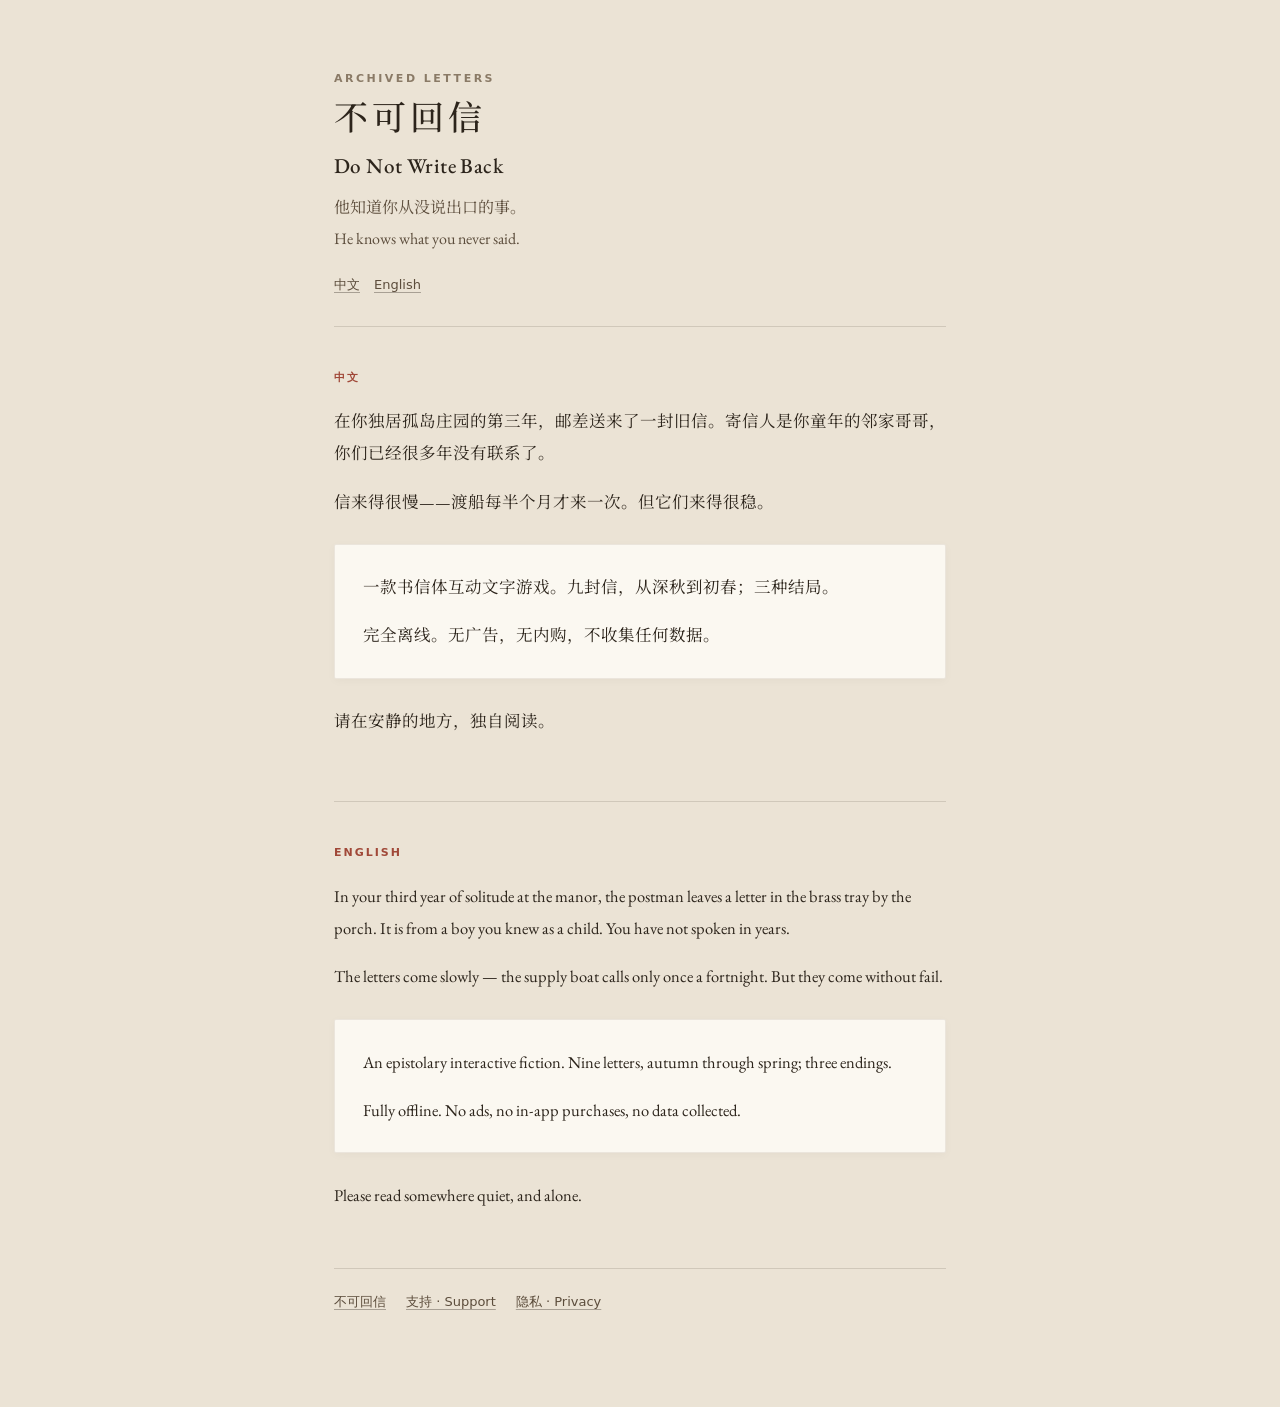
<file: index.html>
<!doctype html><html lang="zh-Hans"><head><meta charset="utf-8">
<meta name="viewport" content="width=device-width,initial-scale=1">
<title>不可回信 · Do Not Write Back</title>
<meta name="description" content="一款书信体互动文字游戏。孤岛、旧信，和一位久别的故人。An epistolary interactive fiction for iPhone.">
<link rel="preconnect" href="https://fonts.gstatic.com" crossorigin>
<link rel="stylesheet" href="https://fonts.googleapis.com/css2?family=EB+Garamond:wght@400;500&family=Noto+Serif+SC:wght@400;600&display=swap">
<link rel="stylesheet" href="_style.css"></head><body><div class="wrap">

<header>
  <div class="mark">Archived Letters</div>
  <h1>不可回信<br><span style="font-size:.62em;letter-spacing:.02em;">Do Not Write Back</span></h1>
  <p class="sub">他知道你从没说出口的事。<br>He knows what you never said.</p>
  <p class="lang"><a href="#zh">中文</a><a href="#en">English</a></p>
</header>

<section id="zh" lang="zh-Hans">
  <p class="tag">中文</p>
  <p>在你独居孤岛庄园的第三年，邮差送来了一封旧信。寄信人是你童年的邻家哥哥，你们已经很多年没有联系了。</p>
  <p>信来得很慢——渡船每半个月才来一次。但它们来得很稳。</p>
  <div class="card">
    <p>一款书信体互动文字游戏。九封信，从深秋到初春；三种结局。</p>
    <p>完全离线。无广告，无内购，不收集任何数据。</p>
  </div>
  <p>请在安静的地方，独自阅读。</p>
</section>

<section id="en" lang="en">
  <p class="tag">English</p>
  <p>In your third year of solitude at the manor, the postman leaves a letter in the brass tray by the porch. It is from a boy you knew as a child. You have not spoken in years.</p>
  <p>The letters come slowly — the supply boat calls only once a fortnight. But they come without fail.</p>
  <div class="card">
    <p>An epistolary interactive fiction. Nine letters, autumn through spring; three endings.</p>
    <p>Fully offline. No ads, no in-app purchases, no data collected.</p>
  </div>
  <p>Please read somewhere quiet, and alone.</p>
</section>

<nav><a href="index.html">不可回信</a><a href="support.html">支持 · Support</a><a href="privacy.html">隐私 · Privacy</a></nav>
</div></body></html>
</file>
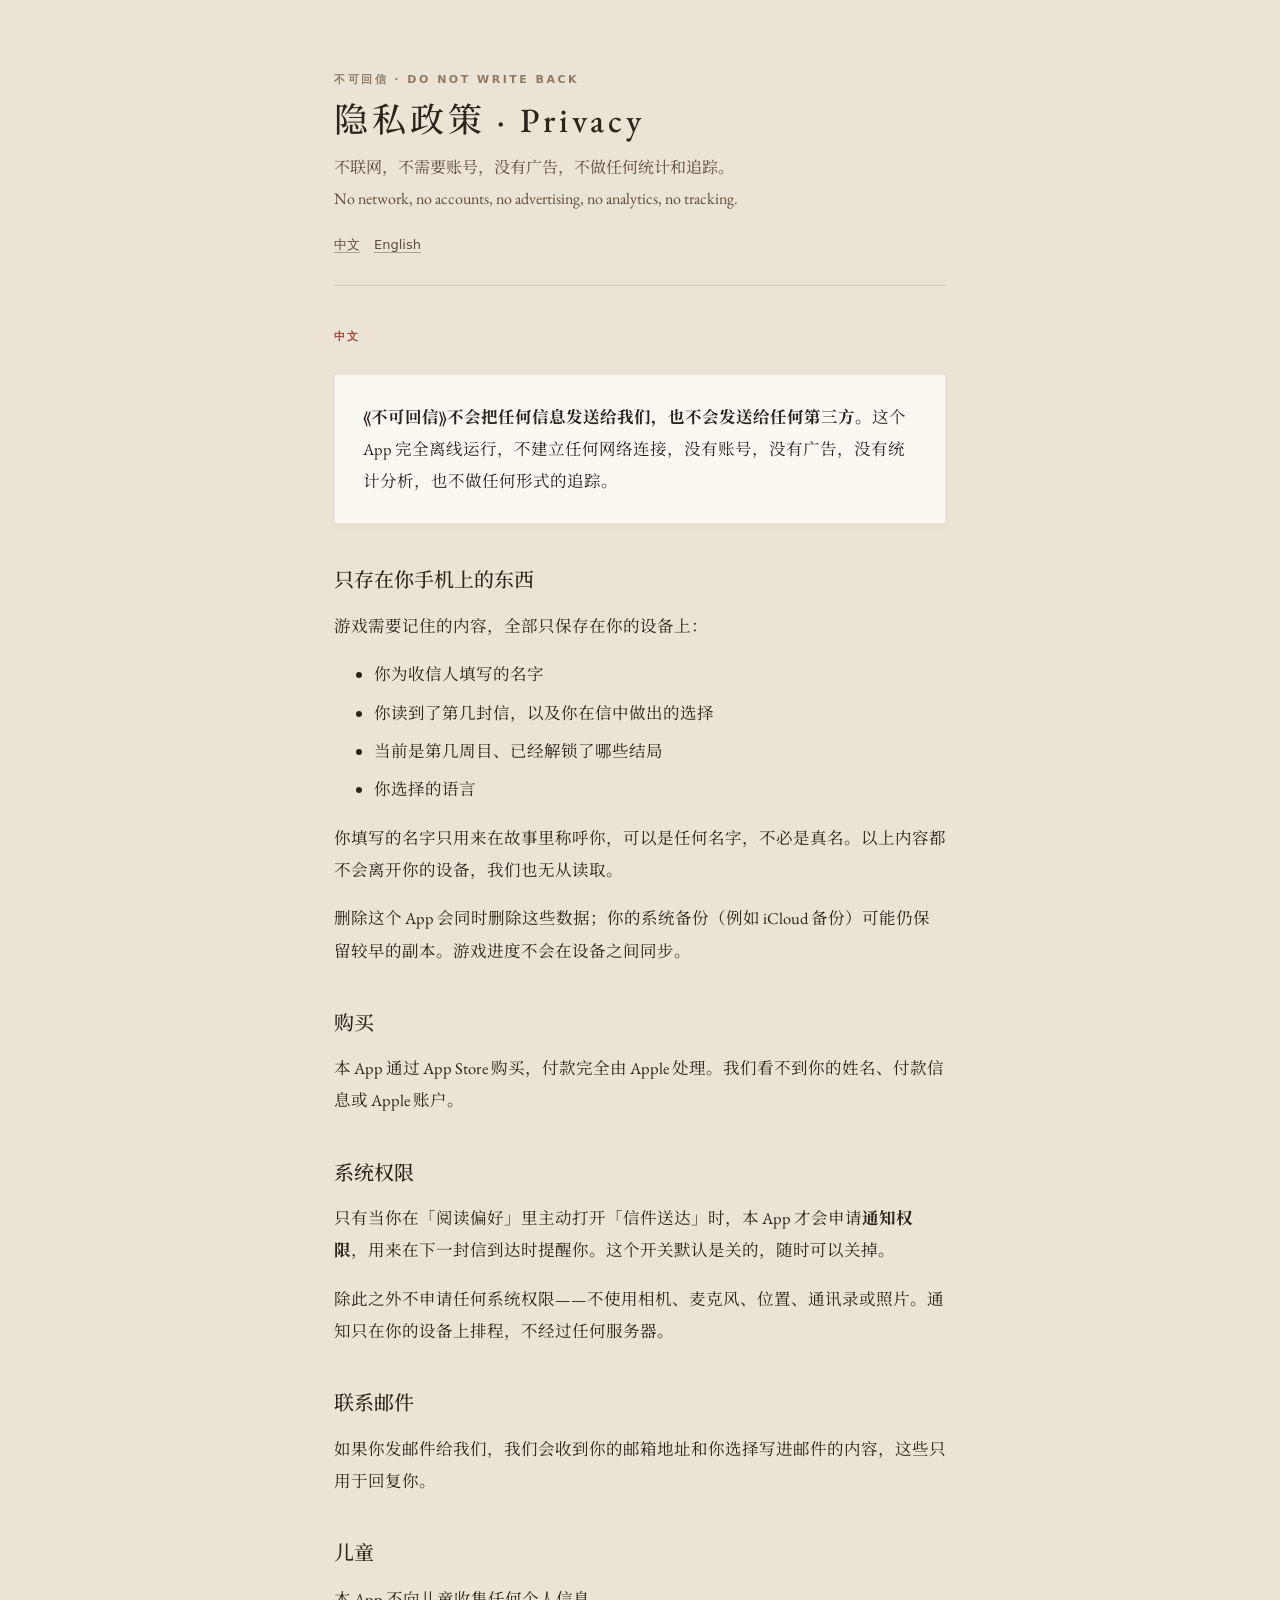
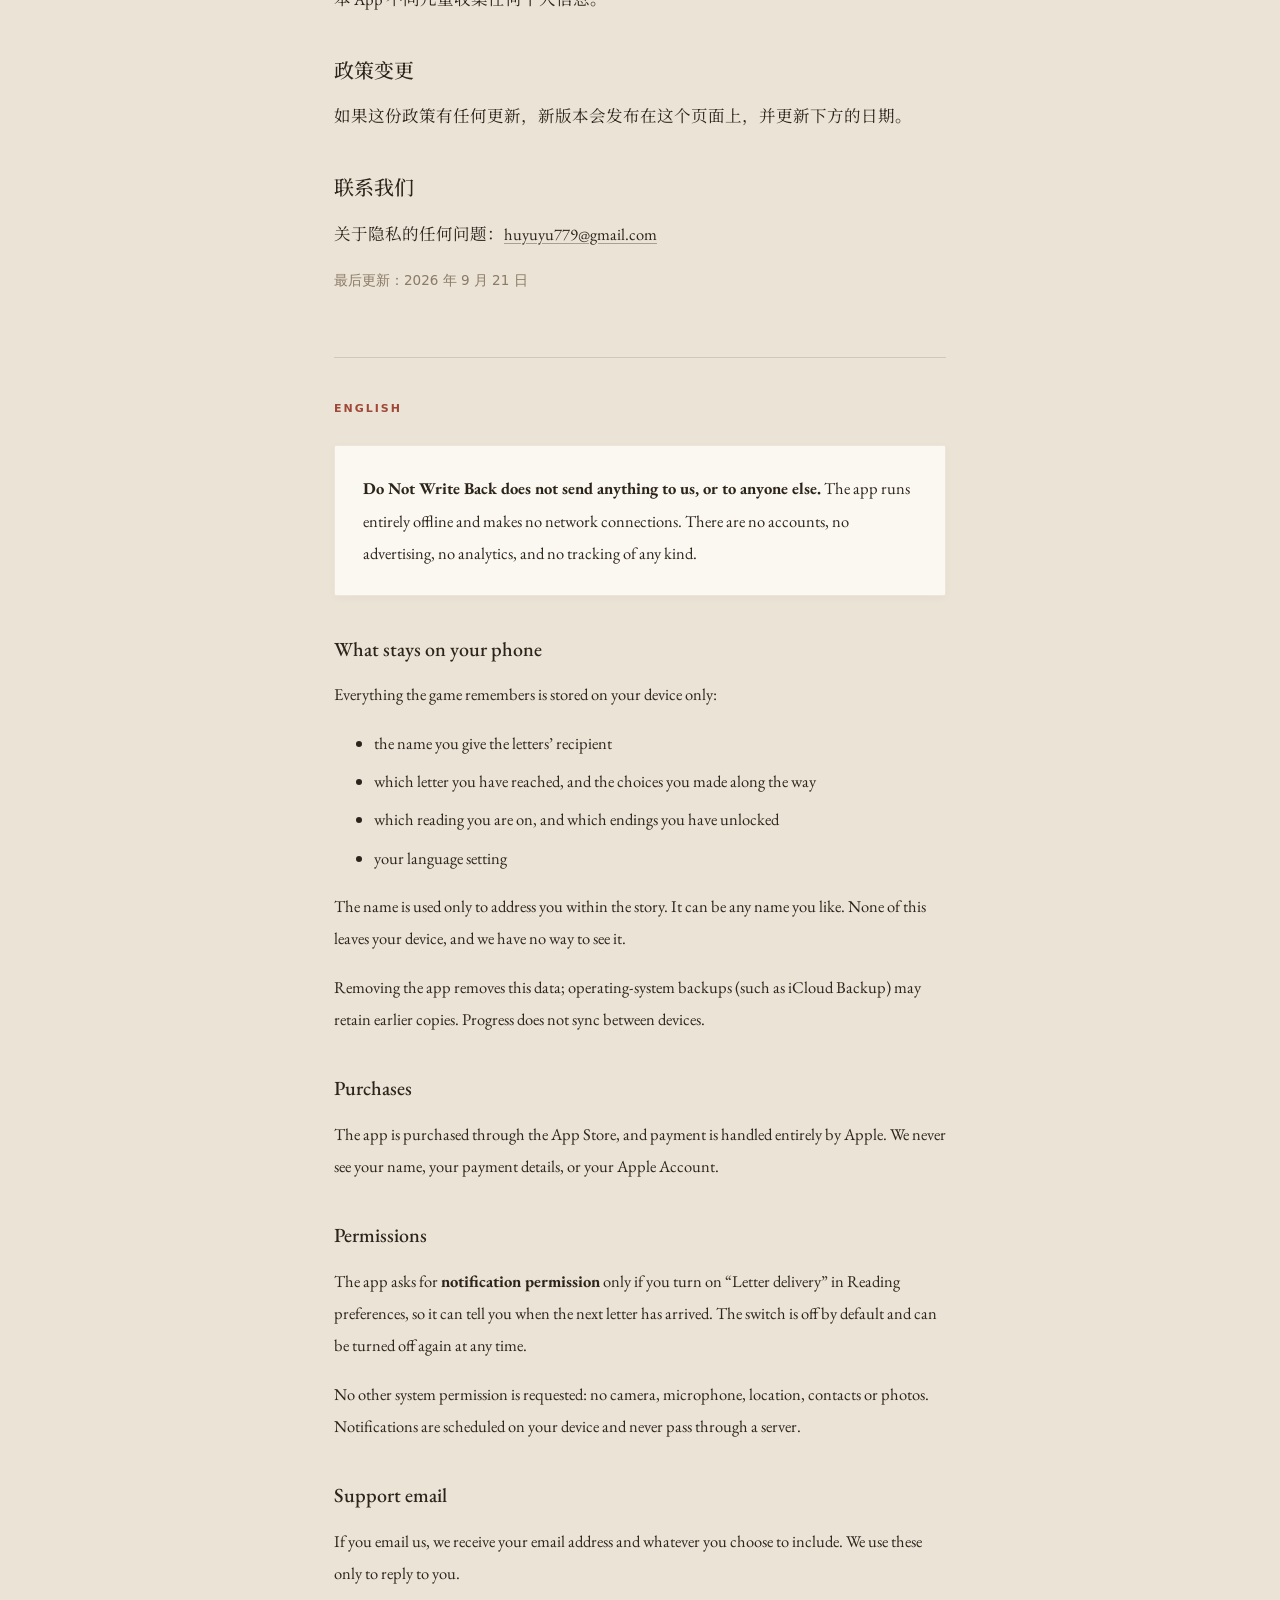
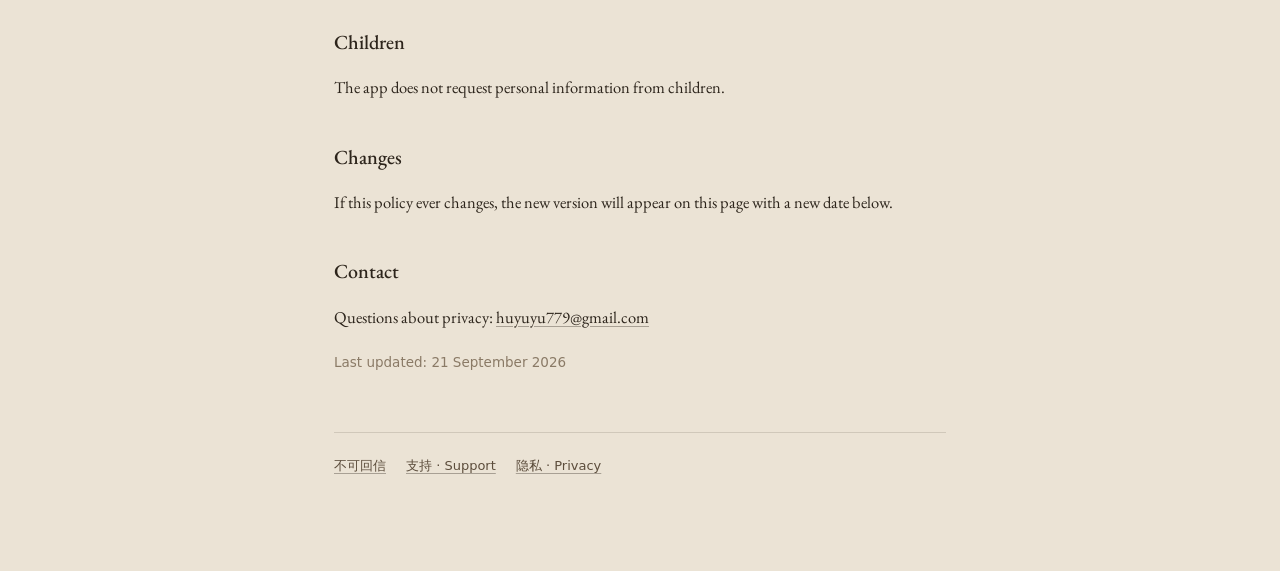
<file: privacy.html>
<!doctype html><html lang="zh-Hans"><head><meta charset="utf-8">
<meta name="viewport" content="width=device-width,initial-scale=1">
<title>隐私政策 · Privacy — 不可回信 Do Not Write Back</title>
<link rel="preconnect" href="https://fonts.gstatic.com" crossorigin>
<link rel="stylesheet" href="https://fonts.googleapis.com/css2?family=EB+Garamond:wght@400;500&family=Noto+Serif+SC:wght@400;600&display=swap">
<link rel="stylesheet" href="_style.css"></head><body><div class="wrap">

<header>
  <div class="mark">不可回信 · Do Not Write Back</div>
  <h1>隐私政策 · Privacy</h1>
  <p class="sub">不联网，不需要账号，没有广告，不做任何统计和追踪。<br>No network, no accounts, no advertising, no analytics, no tracking.</p>
  <p class="lang"><a href="#zh">中文</a><a href="#en">English</a></p>
</header>

<section id="zh" lang="zh-Hans">
  <p class="tag">中文</p>
  <div class="card"><p><strong>《不可回信》不会把任何信息发送给我们，也不会发送给任何第三方。</strong>这个 App 完全离线运行，不建立任何网络连接，没有账号，没有广告，没有统计分析，也不做任何形式的追踪。</p></div>

  <h2>只存在你手机上的东西</h2>
  <p>游戏需要记住的内容，全部只保存在你的设备上：</p>
  <ul>
    <li>你为收信人填写的名字</li>
    <li>你读到了第几封信，以及你在信中做出的选择</li>
    <li>当前是第几周目、已经解锁了哪些结局</li>
    <li>你选择的语言</li>
  </ul>
  <p>你填写的名字只用来在故事里称呼你，可以是任何名字，不必是真名。以上内容都不会离开你的设备，我们也无从读取。</p>
  <p>删除这个 App 会同时删除这些数据；你的系统备份（例如 iCloud 备份）可能仍保留较早的副本。游戏进度不会在设备之间同步。</p>

  <h2>购买</h2>
  <p>本 App 通过 App Store 购买，付款完全由 Apple 处理。我们看不到你的姓名、付款信息或 Apple 账户。</p>

  <h2>系统权限</h2>
  <p>只有当你在「阅读偏好」里主动打开「信件送达」时，本 App 才会申请<strong>通知权限</strong>，用来在下一封信到达时提醒你。这个开关默认是关的，随时可以关掉。</p><p>除此之外不申请任何系统权限——不使用相机、麦克风、位置、通讯录或照片。通知只在你的设备上排程，不经过任何服务器。</p>

  <h2>联系邮件</h2>
  <p>如果你发邮件给我们，我们会收到你的邮箱地址和你选择写进邮件的内容，这些只用于回复你。</p>

  <h2>儿童</h2>
  <p>本 App 不向儿童收集任何个人信息。</p>

  <h2>政策变更</h2>
  <p>如果这份政策有任何更新，新版本会发布在这个页面上，并更新下方的日期。</p>

  <h2>联系我们</h2>
  <p>关于隐私的任何问题：<a href="mailto:huyuyu779@gmail.com">huyuyu779@gmail.com</a></p>
  <p class="small">最后更新：2026 年 9 月 21 日</p>
</section>

<section id="en" lang="en">
  <p class="tag">English</p>
  <div class="card"><p><strong>Do Not Write Back does not send anything to us, or to anyone else.</strong> The app runs entirely offline and makes no network connections. There are no accounts, no advertising, no analytics, and no tracking of any kind.</p></div>

  <h2>What stays on your phone</h2>
  <p>Everything the game remembers is stored on your device only:</p>
  <ul>
    <li>the name you give the letters’ recipient</li>
    <li>which letter you have reached, and the choices you made along the way</li>
    <li>which reading you are on, and which endings you have unlocked</li>
    <li>your language setting</li>
  </ul>
  <p>The name is used only to address you within the story. It can be any name you like. None of this leaves your device, and we have no way to see it.</p>
  <p>Removing the app removes this data; operating-system backups (such as iCloud Backup) may retain earlier copies. Progress does not sync between devices.</p>

  <h2>Purchases</h2>
  <p>The app is purchased through the App Store, and payment is handled entirely by Apple. We never see your name, your payment details, or your Apple Account.</p>

  <h2>Permissions</h2>
  <p>The app asks for <strong>notification permission</strong> only if you turn on &ldquo;Letter delivery&rdquo; in Reading preferences, so it can tell you when the next letter has arrived. The switch is off by default and can be turned off again at any time.</p><p>No other system permission is requested: no camera, microphone, location, contacts or photos. Notifications are scheduled on your device and never pass through a server.</p>

  <h2>Support email</h2>
  <p>If you email us, we receive your email address and whatever you choose to include. We use these only to reply to you.</p>

  <h2>Children</h2>
  <p>The app does not request personal information from children.</p>

  <h2>Changes</h2>
  <p>If this policy ever changes, the new version will appear on this page with a new date below.</p>

  <h2>Contact</h2>
  <p>Questions about privacy: <a href="mailto:huyuyu779@gmail.com">huyuyu779@gmail.com</a></p>
  <p class="small">Last updated: 21 September 2026</p>
</section>

<nav><a href="index.html">不可回信</a><a href="support.html">支持 · Support</a><a href="privacy.html">隐私 · Privacy</a></nav>
</div></body></html>
</file>
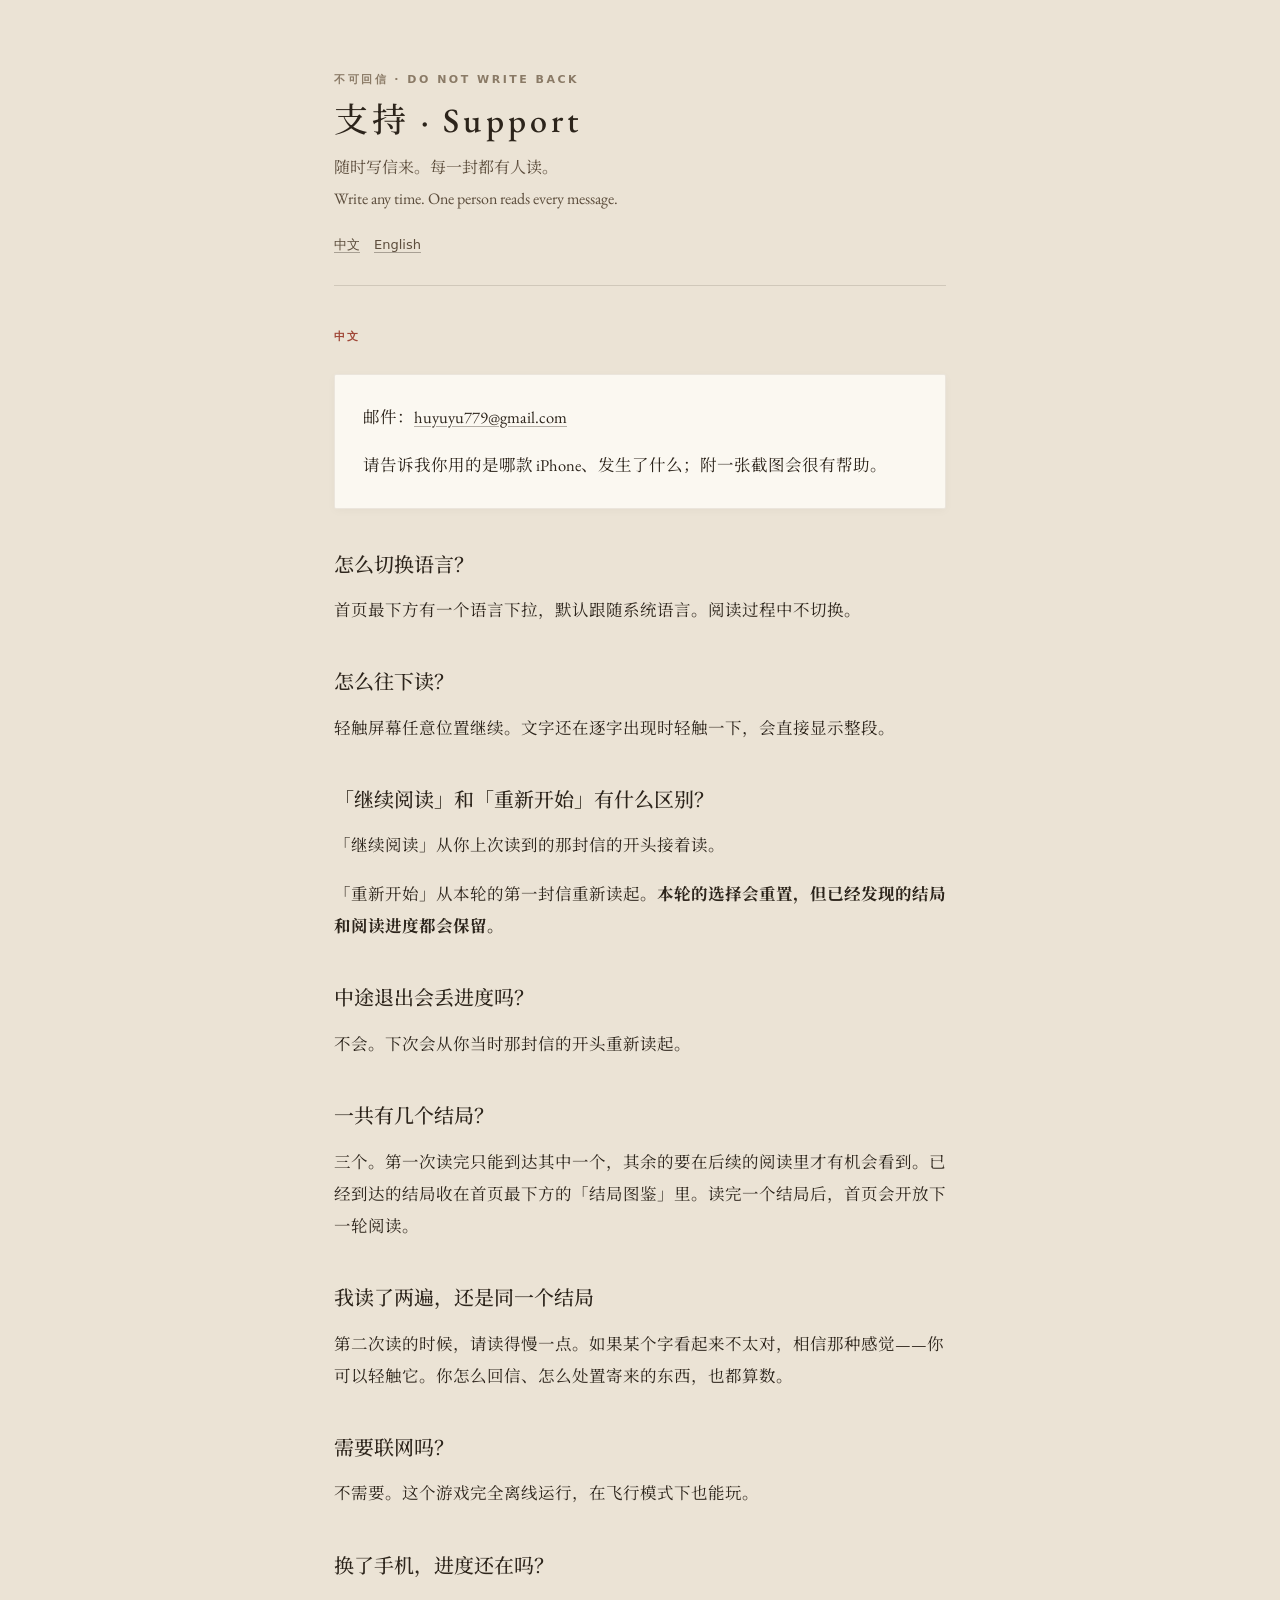
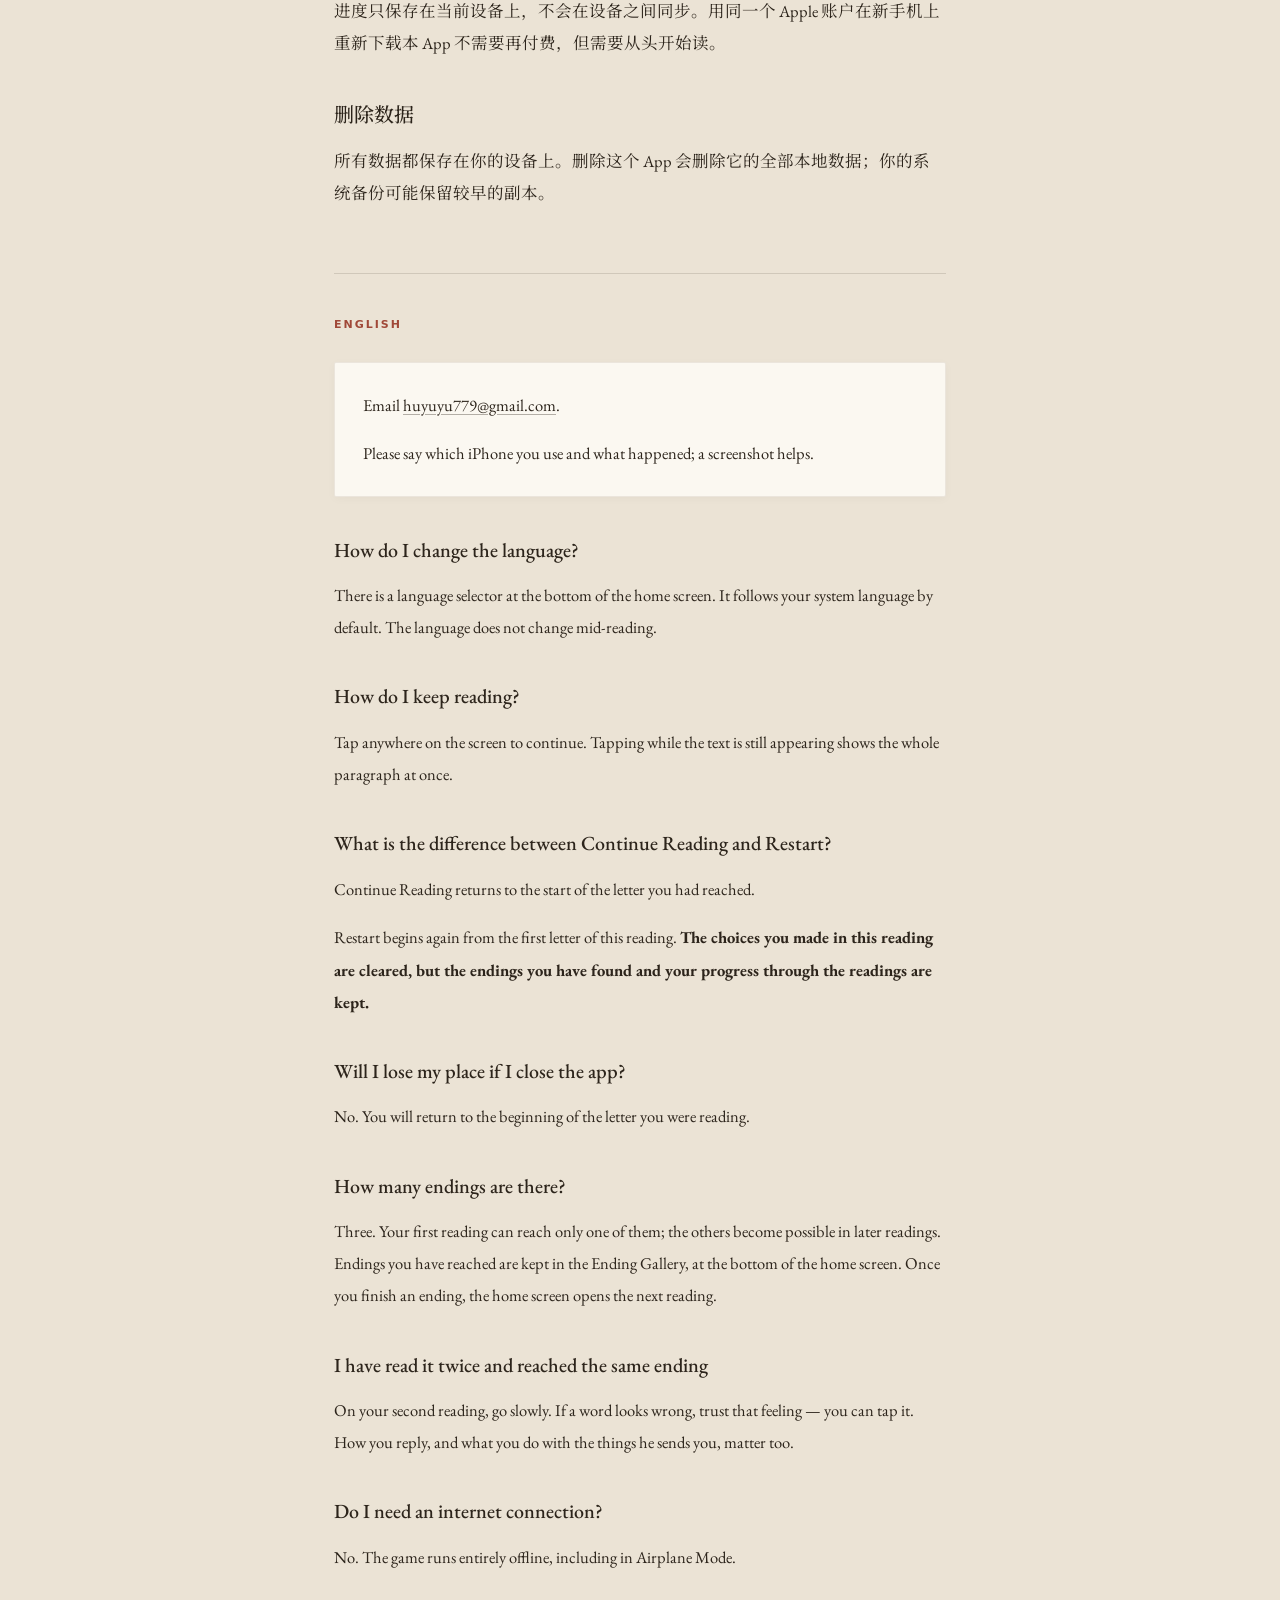
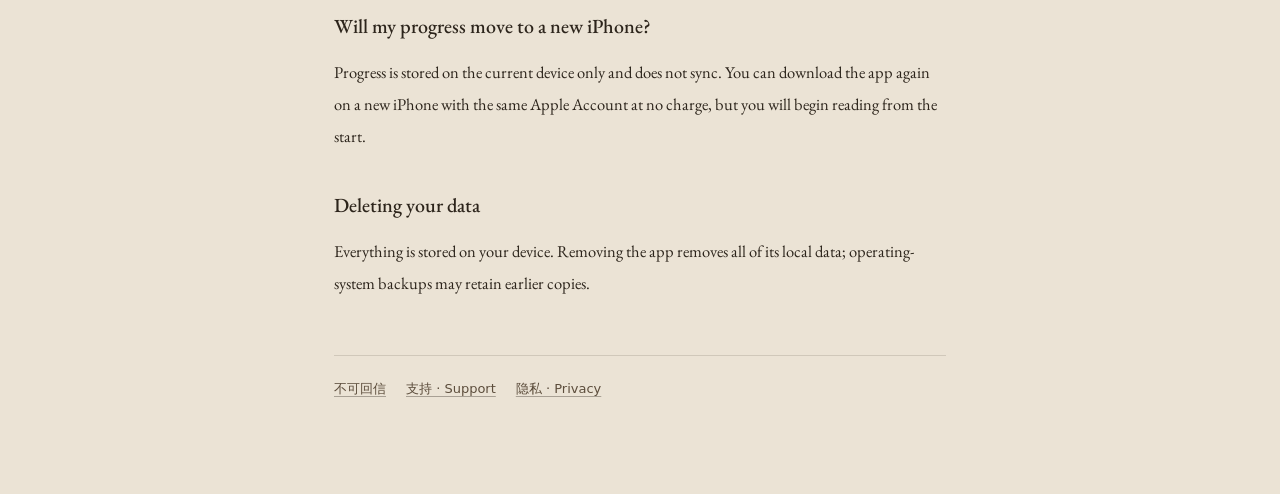
<file: support.html>
<!doctype html><html lang="zh-Hans"><head><meta charset="utf-8">
<meta name="viewport" content="width=device-width,initial-scale=1">
<title>支持 · Support — 不可回信 Do Not Write Back</title>
<link rel="preconnect" href="https://fonts.gstatic.com" crossorigin>
<link rel="stylesheet" href="https://fonts.googleapis.com/css2?family=EB+Garamond:wght@400;500&family=Noto+Serif+SC:wght@400;600&display=swap">
<link rel="stylesheet" href="_style.css"></head><body><div class="wrap">

<header>
  <div class="mark">不可回信 · Do Not Write Back</div>
  <h1>支持 · Support</h1>
  <p class="sub">随时写信来。每一封都有人读。<br>Write any time. One person reads every message.</p>
  <p class="lang"><a href="#zh">中文</a><a href="#en">English</a></p>
</header>

<section id="zh" lang="zh-Hans">
  <p class="tag">中文</p>
  <div class="card"><p>邮件：<a href="mailto:huyuyu779@gmail.com">huyuyu779@gmail.com</a></p><p>请告诉我你用的是哪款 iPhone、发生了什么；附一张截图会很有帮助。</p></div>

  <h2>怎么切换语言？</h2>
  <p>首页最下方有一个语言下拉，默认跟随系统语言。阅读过程中不切换。</p>

  <h2>怎么往下读？</h2>
  <p>轻触屏幕任意位置继续。文字还在逐字出现时轻触一下，会直接显示整段。</p>

  <h2>「继续阅读」和「重新开始」有什么区别？</h2>
  <p>「继续阅读」从你上次读到的那封信的开头接着读。</p>
  <p>「重新开始」从本轮的第一封信重新读起。<strong>本轮的选择会重置，但已经发现的结局和阅读进度都会保留。</strong></p>

  <h2>中途退出会丢进度吗？</h2>
  <p>不会。下次会从你当时那封信的开头重新读起。</p>

  <h2>一共有几个结局？</h2>
  <p>三个。第一次读完只能到达其中一个，其余的要在后续的阅读里才有机会看到。已经到达的结局收在首页最下方的「结局图鉴」里。读完一个结局后，首页会开放下一轮阅读。</p>

  <h2>我读了两遍，还是同一个结局</h2>
  <p>第二次读的时候，请读得慢一点。如果某个字看起来不太对，相信那种感觉——你可以轻触它。你怎么回信、怎么处置寄来的东西，也都算数。</p>

  <h2>需要联网吗？</h2>
  <p>不需要。这个游戏完全离线运行，在飞行模式下也能玩。</p>

  <h2>换了手机，进度还在吗？</h2>
  <p>进度只保存在当前设备上，不会在设备之间同步。用同一个 Apple 账户在新手机上重新下载本 App 不需要再付费，但需要从头开始读。</p>

  <h2>删除数据</h2>
  <p>所有数据都保存在你的设备上。删除这个 App 会删除它的全部本地数据；你的系统备份可能保留较早的副本。</p>
</section>

<section id="en" lang="en">
  <p class="tag">English</p>
  <div class="card"><p>Email <a href="mailto:huyuyu779@gmail.com">huyuyu779@gmail.com</a>.</p><p>Please say which iPhone you use and what happened; a screenshot helps.</p></div>

  <h2>How do I change the language?</h2>
  <p>There is a language selector at the bottom of the home screen. It follows your system language by default. The language does not change mid-reading.</p>

  <h2>How do I keep reading?</h2>
  <p>Tap anywhere on the screen to continue. Tapping while the text is still appearing shows the whole paragraph at once.</p>

  <h2>What is the difference between Continue Reading and Restart?</h2>
  <p>Continue Reading returns to the start of the letter you had reached.</p>
  <p>Restart begins again from the first letter of this reading. <strong>The choices you made in this reading are cleared, but the endings you have found and your progress through the readings are kept.</strong></p>

  <h2>Will I lose my place if I close the app?</h2>
  <p>No. You will return to the beginning of the letter you were reading.</p>

  <h2>How many endings are there?</h2>
  <p>Three. Your first reading can reach only one of them; the others become possible in later readings. Endings you have reached are kept in the Ending Gallery, at the bottom of the home screen. Once you finish an ending, the home screen opens the next reading.</p>

  <h2>I have read it twice and reached the same ending</h2>
  <p>On your second reading, go slowly. If a word looks wrong, trust that feeling — you can tap it. How you reply, and what you do with the things he sends you, matter too.</p>

  <h2>Do I need an internet connection?</h2>
  <p>No. The game runs entirely offline, including in Airplane Mode.</p>

  <h2>Will my progress move to a new iPhone?</h2>
  <p>Progress is stored on the current device only and does not sync. You can download the app again on a new iPhone with the same Apple Account at no charge, but you will begin reading from the start.</p>

  <h2>Deleting your data</h2>
  <p>Everything is stored on your device. Removing the app removes all of its local data; operating-system backups may retain earlier copies.</p>
</section>

<nav><a href="index.html">不可回信</a><a href="support.html">支持 · Support</a><a href="privacy.html">隐私 · Privacy</a></nav>
</div></body></html>
</file>
<file: _style.css>
:root{
  --paper:#ebe3d5;--slip:#fbf8f1;
  --ink:#2c241b;--ink2:#5c4d3c;--ink3:#8a7a66;--seal:#a04838;
  --line:rgba(44,36,27,.14);
  --serif:"EB Garamond","Noto Serif SC","Songti SC","STSong",Georgia,"Times New Roman",serif;
  --sans:-apple-system,"SF Pro Text","PingFang SC","Hiragino Sans GB","Segoe UI",system-ui,sans-serif
}
*{box-sizing:border-box}
html{background:var(--paper)}
body{margin:0;background:var(--paper);color:var(--ink);font-family:var(--serif);-webkit-font-smoothing:antialiased}
.wrap{max-width:660px;margin:0 auto;padding:72px 24px 96px}
header{padding-bottom:28px;border-bottom:1px solid var(--line);margin-bottom:40px}
.mark{font-family:var(--sans);font-size:11px;font-weight:600;letter-spacing:2.5px;text-transform:uppercase;color:var(--ink3)}
h1{margin:12px 0 0;font-size:34px;font-weight:500;line-height:1.25;letter-spacing:.3px;text-wrap:balance}
.sub{margin:10px 0 0;font-size:16px;line-height:1.75;color:var(--ink2)}
.lang{margin:18px 0 0;font-family:var(--sans);font-size:13px;color:var(--ink3)}
.lang a{color:var(--ink2);margin-right:14px}
section{scroll-margin-top:24px}
section+section{margin-top:64px;padding-top:40px;border-top:1px solid var(--line)}
.tag{font-family:var(--sans);font-size:11px;font-weight:600;letter-spacing:2px;text-transform:uppercase;color:var(--seal);margin:0 0 8px}
h2{margin:40px 0 12px;font-size:20px;font-weight:500}
p,li{font-size:16.5px;line-height:1.8;color:var(--ink)}
li{margin-bottom:6px}
a{color:var(--ink);text-decoration-color:rgba(44,36,27,.35);text-underline-offset:3px}
a:focus-visible{outline:2px solid var(--seal);outline-offset:2px}
.small{font-size:13.5px;color:var(--ink3);font-family:var(--sans);line-height:1.7}
.card{background:var(--slip);border-radius:2px;padding:26px 28px;margin:26px 0;border:1px solid rgba(138,122,102,.15);box-shadow:0 2px 10px rgba(0,0,0,.03)}
.card p:first-child{margin-top:0}.card p:last-child{margin-bottom:0}
nav{margin-top:56px;padding-top:24px;border-top:1px solid var(--line);font-family:var(--sans);font-size:13px;color:var(--ink3)}
nav a{margin-right:20px;color:var(--ink2)}
:lang(zh) p,:lang(zh) li{line-height:1.95}
:lang(zh) h1{letter-spacing:.12em}
@media (max-width:480px){.wrap{padding:48px 20px 72px}h1{font-size:29px}.card{padding:22px 20px}}
</file>
